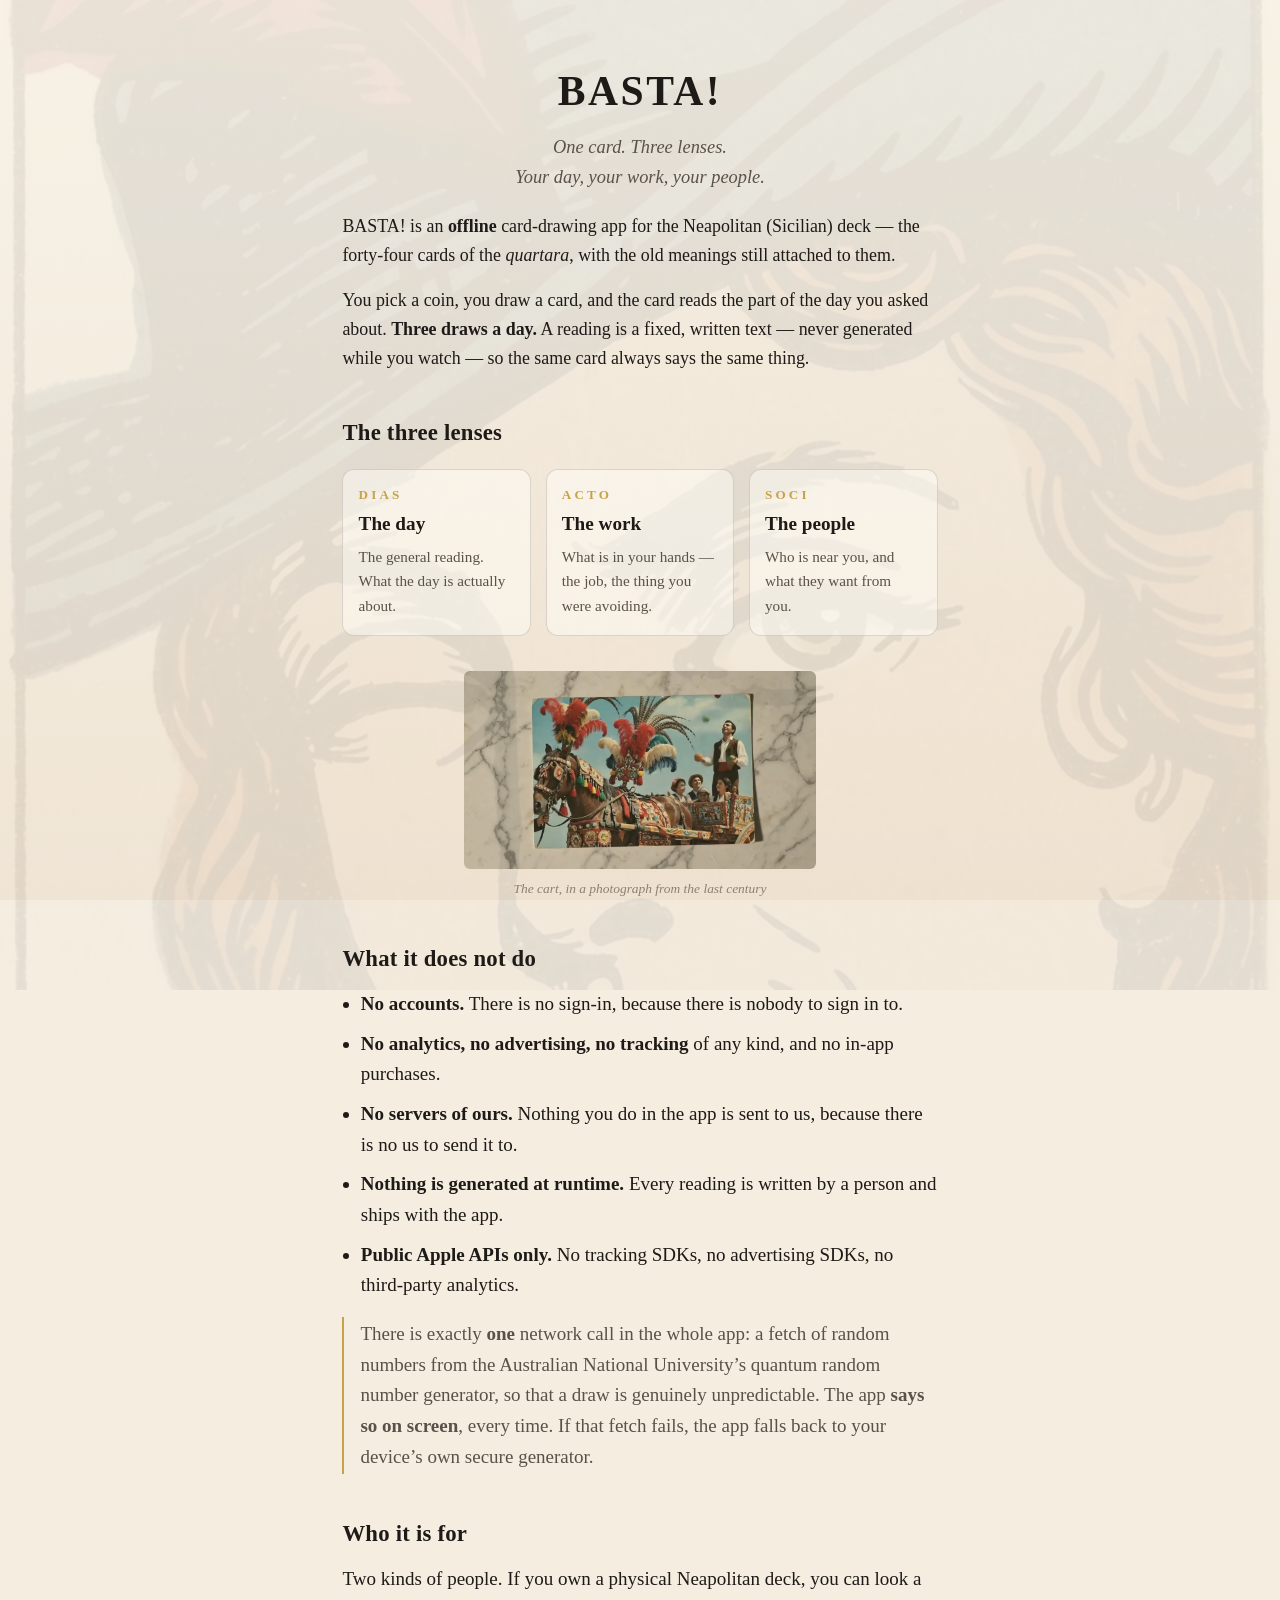
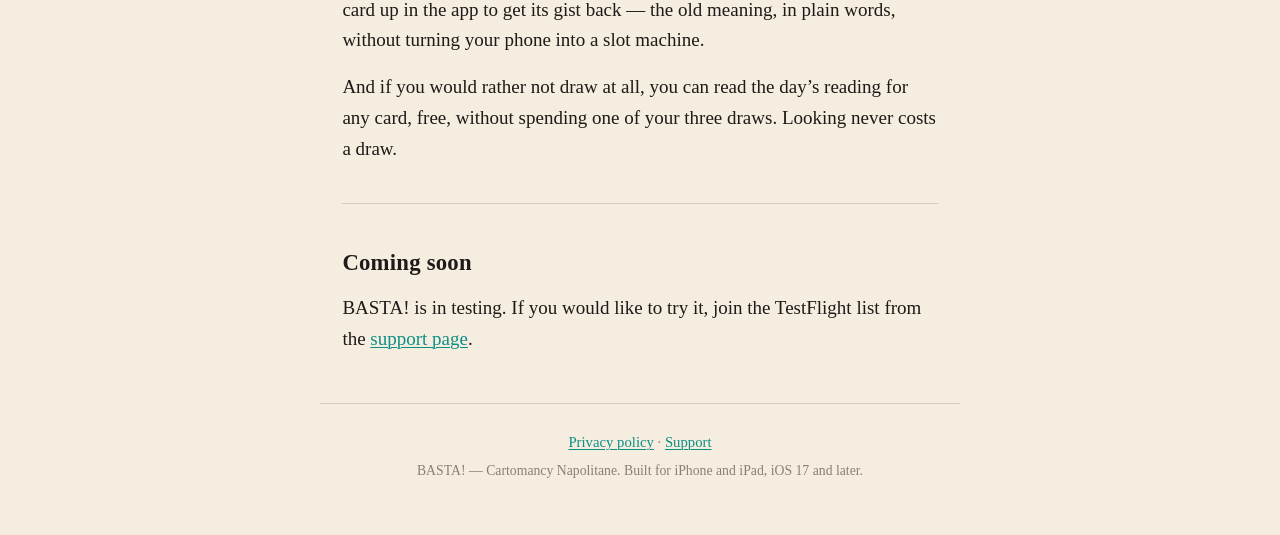
<file: index.html>
<!DOCTYPE html>
<html lang="en">
<head>
<meta charset="utf-8">
<meta name="viewport" content="width=device-width, initial-scale=1">
<title>BASTA! — one card, three lenses</title>
<meta name="description" content="BASTA! is an offline iOS cartomancy app for the Neapolitan (Sicilian) deck. 44 cards, three lenses, three draws a day. No accounts, no analytics, no advertising.">
<link rel="stylesheet" href="assets/style.css?v=20261021">
</head>
<body>

<header class="masthead">
  <p class="wordmark">BASTA!</p>
  <p class="tagline">One card. Three lenses.<br>Your day, your work, your people.</p>
</header>

<main>

  <section class="lede">
    <p>BASTA! is an <strong>offline</strong> card-drawing app for the Neapolitan
    (Sicilian) deck — the forty-four cards of the <em>quartara</em>, with the
    old meanings still attached to them.</p>
    <p>You pick a coin, you draw a card, and the card reads the part of the day
    you asked about. <strong>Three draws a day.</strong> A reading is a fixed,
    written text — never generated while you watch — so the same card always
    says the same thing.</p>
  </section>

  <section>
    <h2>The three lenses</h2>
    <div class="lenses">
      <div class="lens">
        <p class="coin">DIAS</p>
        <p class="lens-name">The day</p>
        <p>The general reading. What the day is actually about.</p>
      </div>
      <div class="lens">
        <p class="coin">ACTO</p>
        <p class="lens-name">The work</p>
        <p>What is in your hands — the job, the thing you were avoiding.</p>
      </div>
      <div class="lens">
        <p class="coin">SOCI</p>
        <p class="lens-name">The people</p>
        <p>Who is near you, and what they want from you.</p>
      </div>
    </div>
  </section>

  <!-- **An illustration break.**
       A hand-drawn scene between two paragraphs, the way a printer's block
       does. The convention, and what the pictures have to be, is in
       `assets/illustrations/README.md`. -->
  <figure class="illustration">
    <img src="assets/illustrations/sicilian-cart.jpg?v=20261021"
         alt="An old photograph of a decorated Sicilian horse and cart, with people around it.">
    <figcaption>The cart, in a photograph from the last century</figcaption>
  </figure>

  <section>
    <h2>What it does not do</h2>
    <ul class="promises">
      <li><strong>No accounts.</strong> There is no sign-in, because there is nobody to sign in to.</li>
      <li><strong>No analytics, no advertising, no tracking</strong> of any kind, and no in-app purchases.</li>
      <li><strong>No servers of ours.</strong> Nothing you do in the app is sent to us, because there is no us to send it to.</li>
      <li><strong>Nothing is generated at runtime.</strong> Every reading is written by a person and ships with the app.</li>
      <li><strong>Public Apple APIs only.</strong> No tracking SDKs, no advertising SDKs, no third-party analytics.</li>
    </ul>
    <p class="note">There is exactly <strong>one</strong> network call in the whole app: a fetch of
    random numbers from the Australian National University’s quantum random
    number generator, so that a draw is genuinely unpredictable. The app
    <strong>says so on screen</strong>, every time. If that fetch fails, the app
    falls back to your device’s own secure generator.</p>
  </section>

  <section>
    <h2>Who it is for</h2>
    <p>Two kinds of people. If you own a physical Neapolitan deck, you can look
    a card up in the app to get its gist back — the old meaning, in plain
    words, without turning your phone into a slot machine.</p>
    <p>And if you would rather not draw at all, you can read the day’s
    reading for any card, free, without spending one of your three draws.
    Looking never costs a draw.</p>
  </section>

  <section class="status">
    <h2>Coming soon</h2>
    <p>BASTA! is in testing. If you would like to try it, join the TestFlight
    list from the <a href="support.html">support page</a>.</p>
  </section>

</main>

<footer>
  <p><a href="privacy.html">Privacy policy</a> &middot; <a href="support.html">Support</a></p>
  <p class="fine">BASTA! — Cartomancy Napolitane. Built for iPhone and iPad, iOS 17 and later.</p>
</footer>

</body>
</html>
</file>
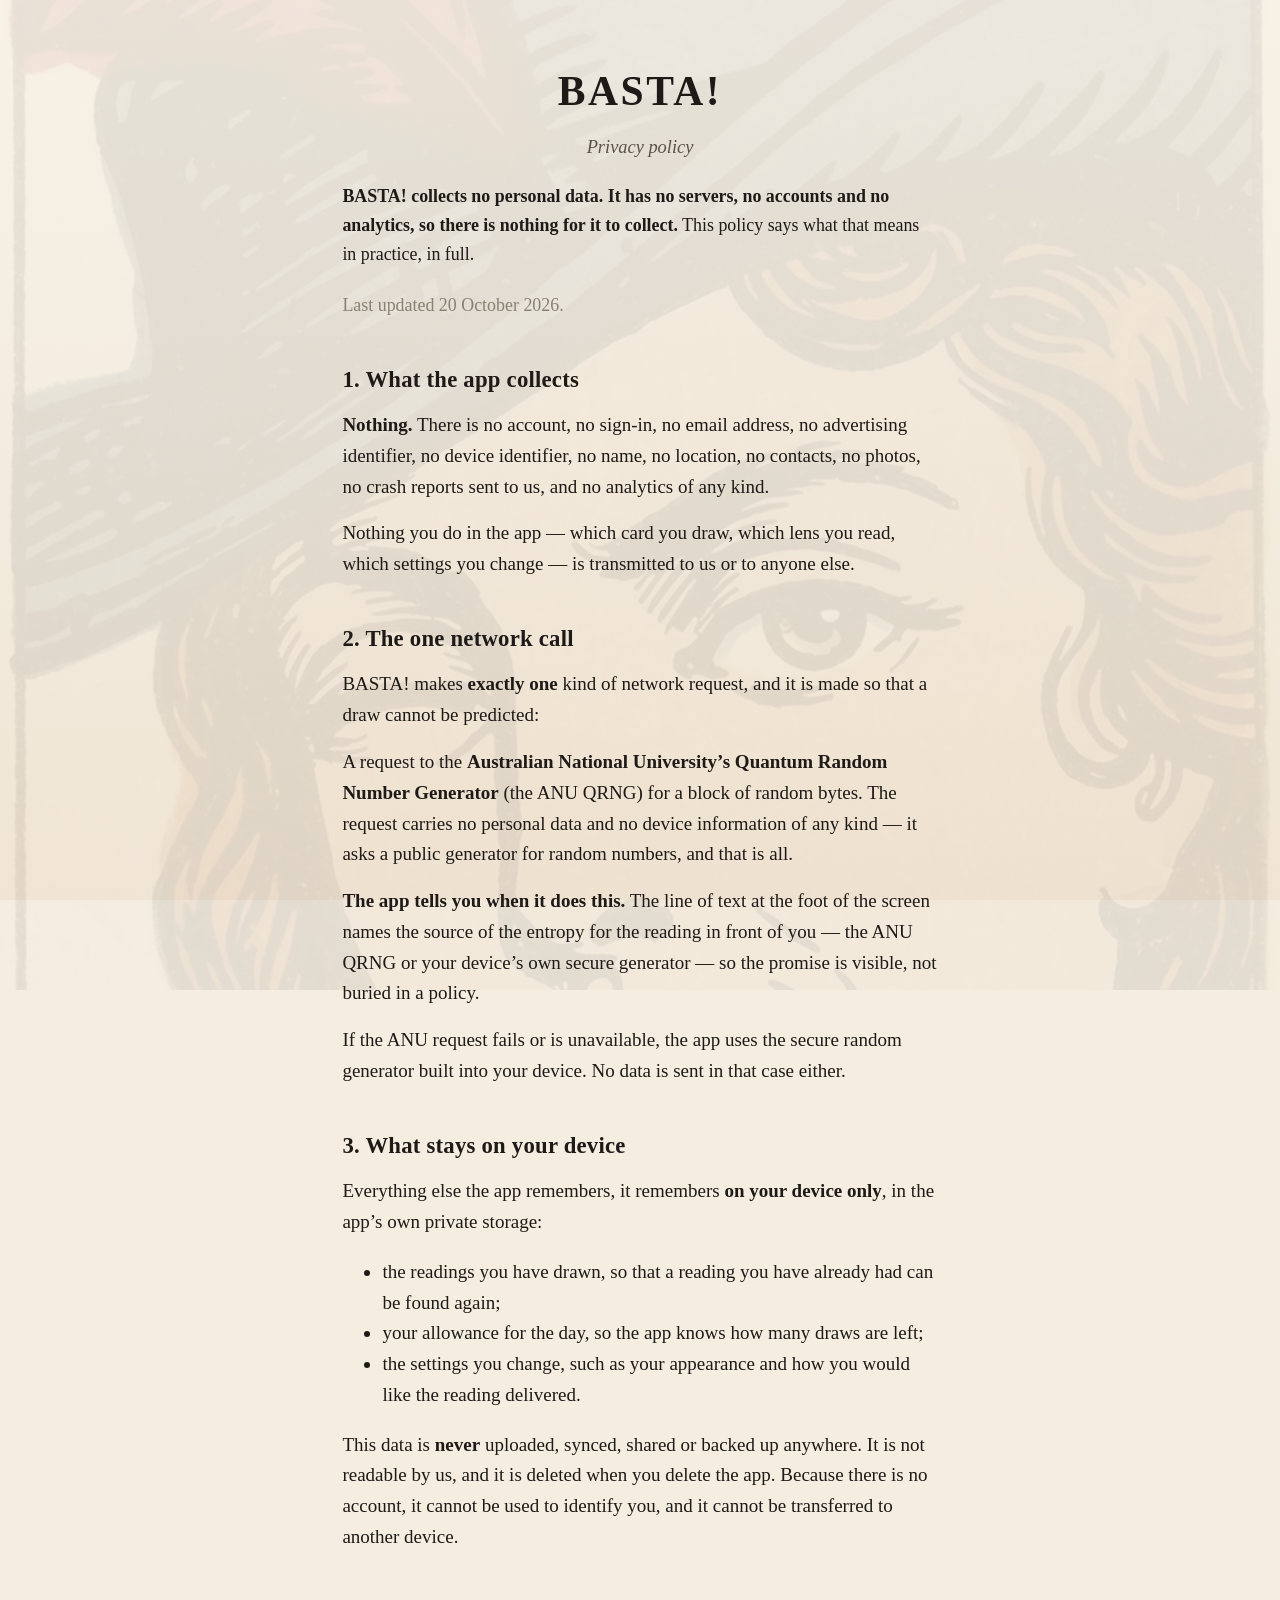
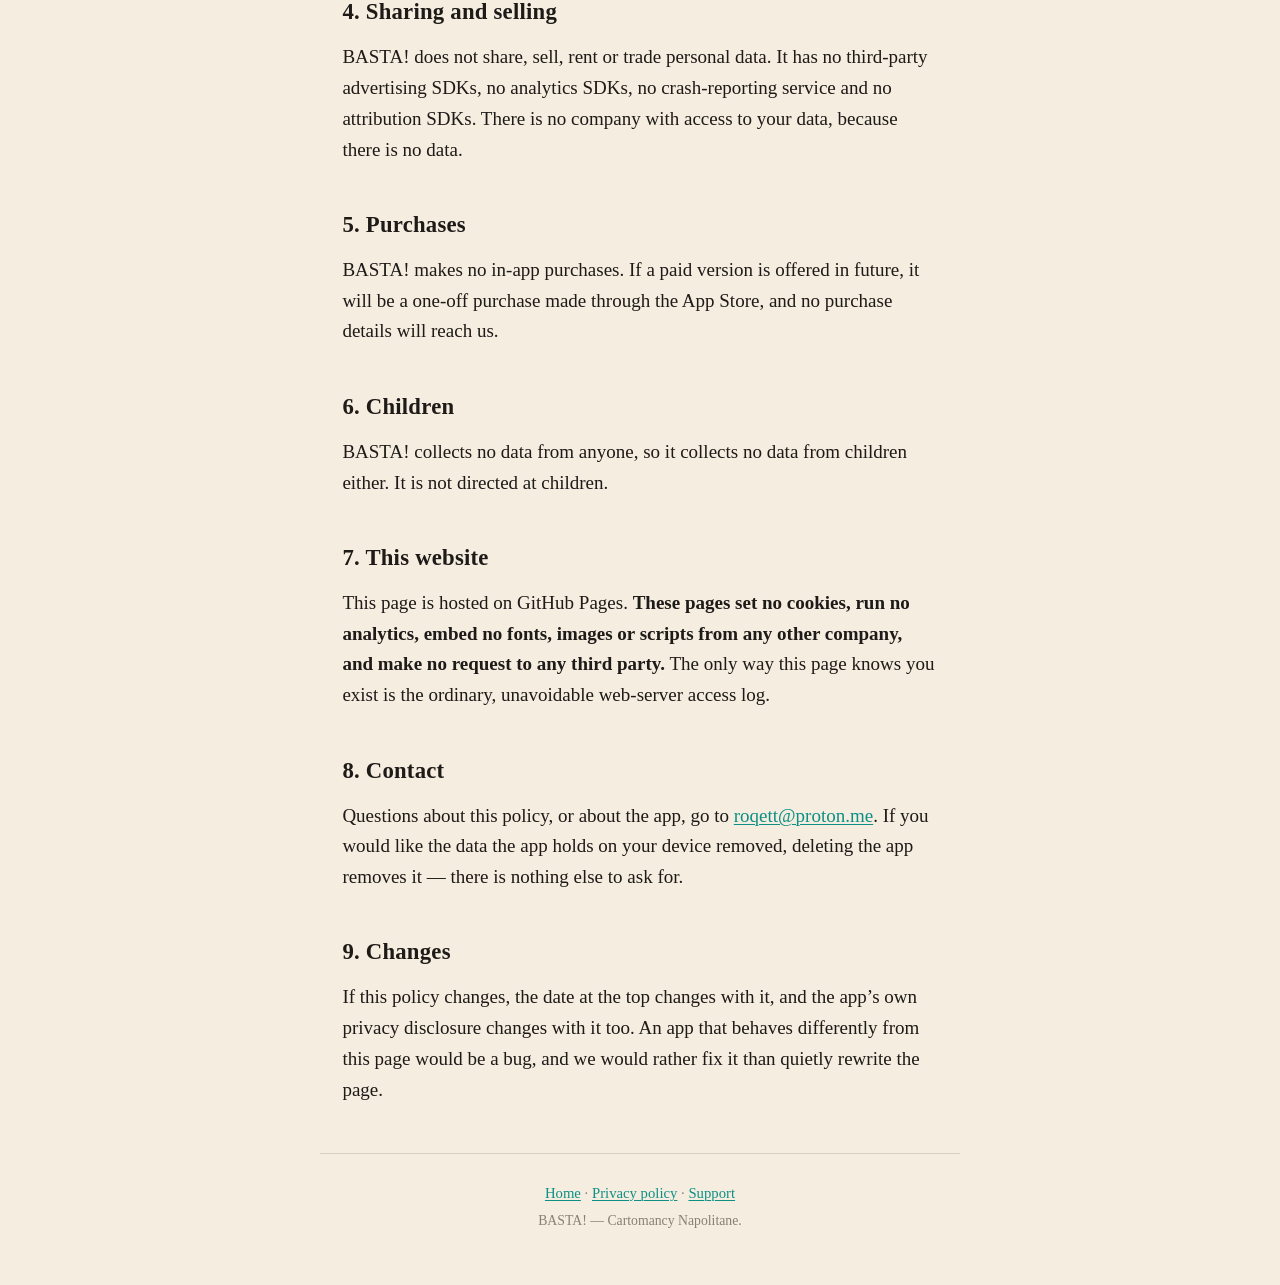
<file: privacy.html>
<!DOCTYPE html>
<html lang="en">
<head>
<meta charset="utf-8">
<meta name="viewport" content="width=device-width, initial-scale=1">
<title>Privacy policy — BASTA!</title>
<meta name="description" content="The BASTA! privacy policy. BASTA! collects nothing: no accounts, no analytics, no advertising, no tracking. One network call, to a quantum random number generator, disclosed on screen.">
<link rel="stylesheet" href="assets/style.css?v=20261021">
</head>
<body>

<header class="masthead">
  <p class="wordmark">BASTA!</p>
  <p class="tagline">Privacy policy</p>
</header>

<main>

  <section class="lede">
    <p><strong>BASTA! collects no personal data. It has no servers, no
    accounts and no analytics, so there is nothing for it to collect.</strong>
    This policy says what that means in practice, in full.</p>
    <p class="fine">Last updated 20 October 2026.</p>
  </section>

  <section>
    <h2>1. What the app collects</h2>
    <p><strong>Nothing.</strong> There is no account, no sign-in, no email
    address, no advertising identifier, no device identifier, no name, no
    location, no contacts, no photos, no crash reports sent to us, and no
    analytics of any kind.</p>
    <p>Nothing you do in the app — which card you draw, which lens you read,
    which settings you change — is transmitted to us or to anyone else.</p>
  </section>

  <section>
    <h2>2. The one network call</h2>
    <p>BASTA! makes <strong>exactly one</strong> kind of network request, and
    it is made so that a draw cannot be predicted:</p>
    <p>A request to the <strong>Australian National University’s Quantum Random
    Number Generator</strong> (the ANU QRNG) for a block of random bytes. The
    request carries no personal data and no device information of any kind —
    it asks a public generator for random numbers, and that is all.</p>
    <p><strong>The app tells you when it does this.</strong> The line of text
    at the foot of the screen names the source of the entropy for the reading
    in front of you — the ANU QRNG or your device’s own secure generator — so
    the promise is visible, not buried in a policy.</p>
    <p>If the ANU request fails or is unavailable, the app uses the secure
    random generator built into your device. No data is sent in that case
    either.</p>
  </section>

  <section>
    <h2>3. What stays on your device</h2>
    <p>Everything else the app remembers, it remembers <strong>on your device
    only</strong>, in the app’s own private storage:</p>
    <ul>
      <li>the readings you have drawn, so that a reading you have already had
        can be found again;</li>
      <li>your allowance for the day, so the app knows how many draws are
        left;</li>
      <li>the settings you change, such as your appearance and how you would
        like the reading delivered.</li>
    </ul>
    <p>This data is <strong>never</strong> uploaded, synced, shared or
    backed up anywhere. It is not readable by us, and it is deleted when you
    delete the app. Because there is no account, it cannot be used to identify
    you, and it cannot be transferred to another device.</p>
  </section>

  <section>
    <h2>4. Sharing and selling</h2>
    <p>BASTA! does not share, sell, rent or trade personal data. It has no
    third-party advertising SDKs, no analytics SDKs, no crash-reporting
    service and no attribution SDKs. There is no company with access to your
    data, because there is no data.</p>
  </section>

  <section>
    <h2>5. Purchases</h2>
    <p>BASTA! makes no in-app purchases. If a paid version is offered in
    future, it will be a one-off purchase made through the App Store, and no
    purchase details will reach us.</p>
  </section>

  <section>
    <h2>6. Children</h2>
    <p>BASTA! collects no data from anyone, so it collects no data from
    children either. It is not directed at children.</p>
  </section>

  <section>
    <h2>7. This website</h2>
    <p>This page is hosted on GitHub Pages. <strong>These pages set no
    cookies, run no analytics, embed no fonts, images or scripts from any
    other company, and make no request to any third party.</strong> The only
    way this page knows you exist is the ordinary, unavoidable web-server
    access log.</p>
  </section>

  <section>
    <h2>8. Contact</h2>
    <p>Questions about this policy, or about the app, go to
    <a href="mailto:roqett@proton.me">roqett@proton.me</a>. If you would like
    the data the app holds on your device removed, deleting the app removes
    it — there is nothing else to ask for.</p>
  </section>

  <section>
    <h2>9. Changes</h2>
    <p>If this policy changes, the date at the top changes with it, and the
    app’s own privacy disclosure changes with it too. An app that behaves
    differently from this page would be a bug, and we would rather fix it than
    quietly rewrite the page.</p>
  </section>

</main>

<footer>
  <p><a href="index.html">Home</a> &middot; <a href="privacy.html">Privacy policy</a> &middot; <a href="support.html">Support</a></p>
  <p class="fine">BASTA! — Cartomancy Napolitane.</p>
</footer>

</body>
</html>
</file>
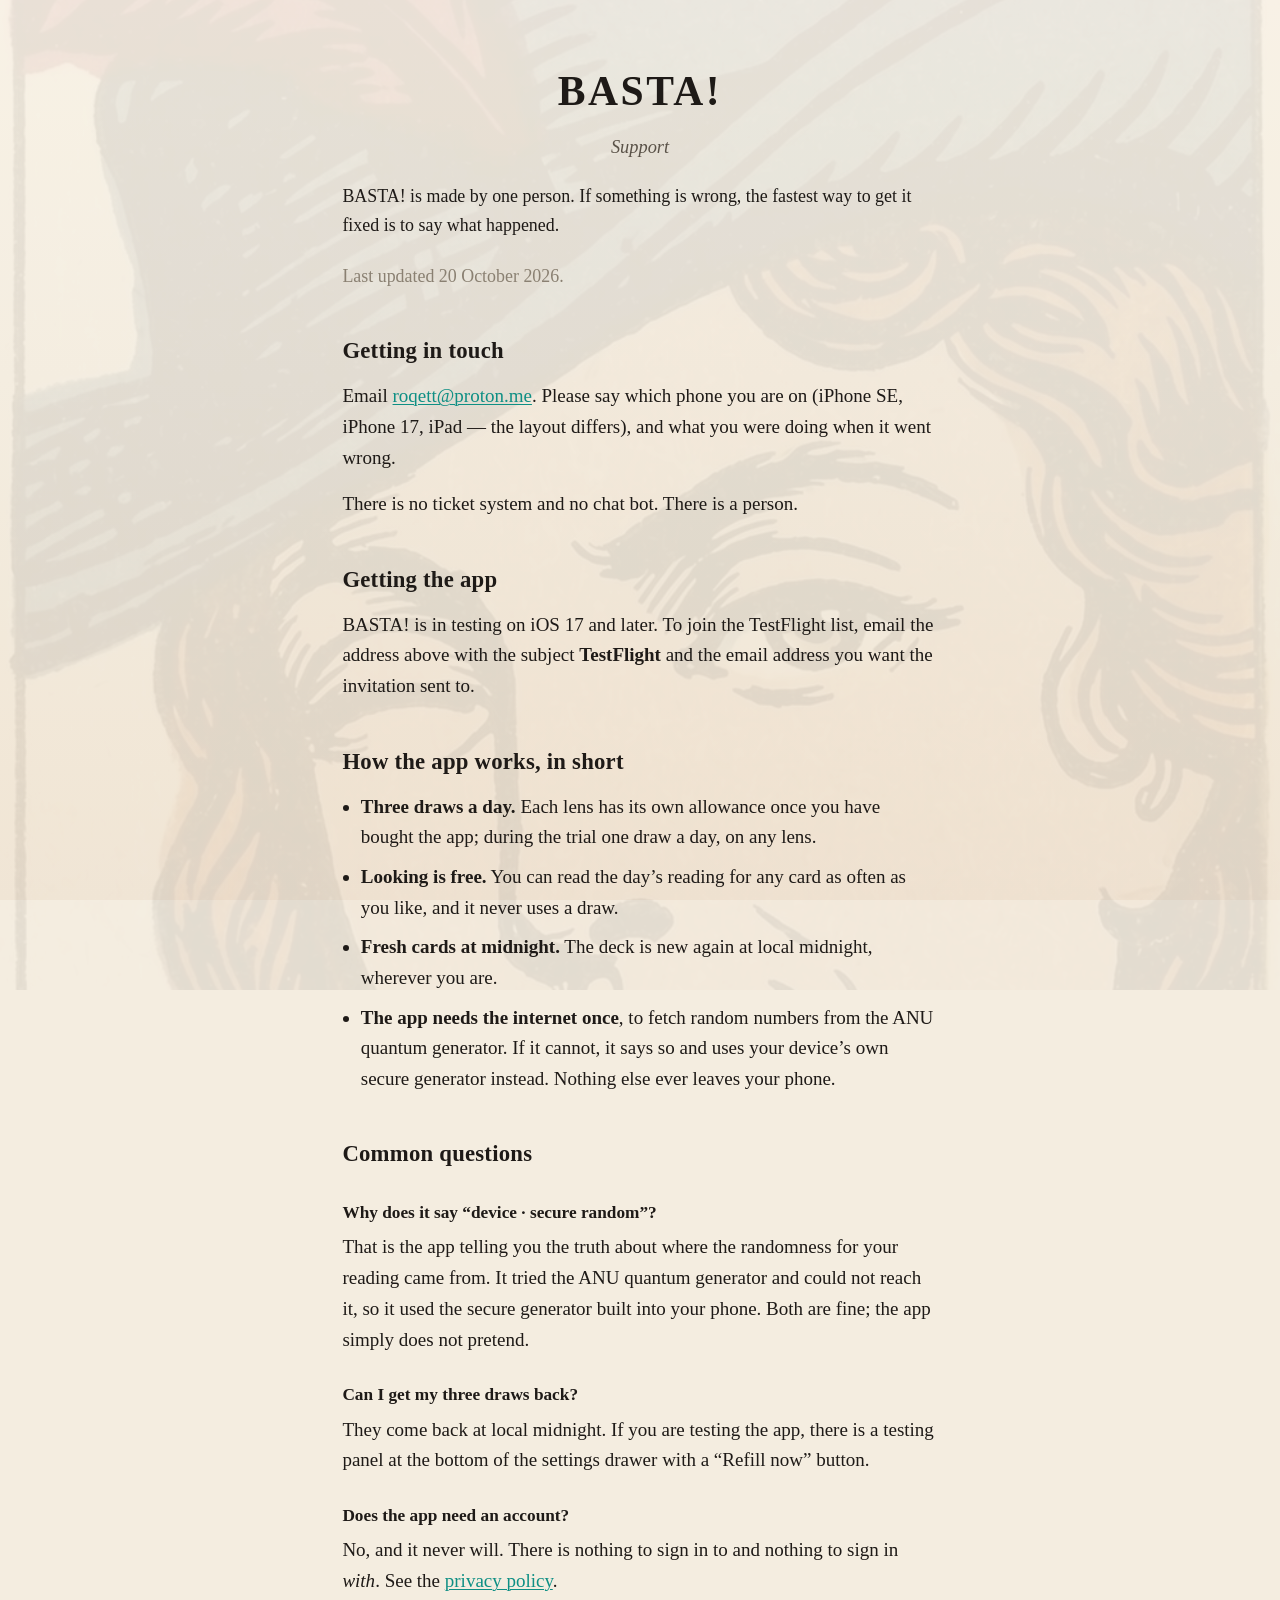
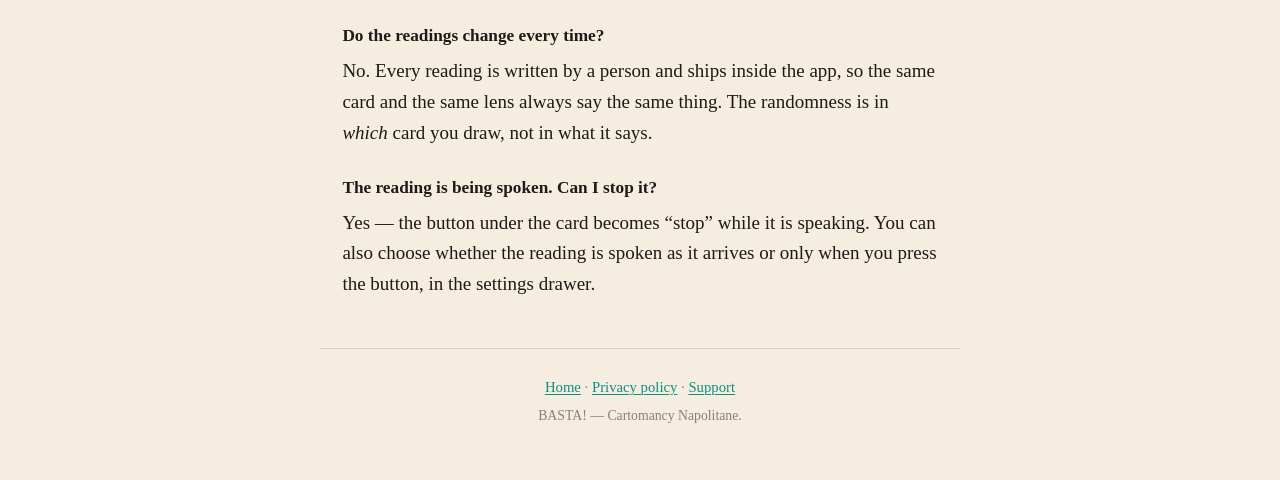
<file: support.html>
<!DOCTYPE html>
<html lang="en">
<head>
<meta charset="utf-8">
<meta name="viewport" content="width=device-width, initial-scale=1">
<title>Support — BASTA!</title>
<meta name="description" content="Support for BASTA!: how to get help, how the draws work, and how to reach the maker.">
<link rel="stylesheet" href="assets/style.css?v=20261021">
</head>
<body>

<header class="masthead">
  <p class="wordmark">BASTA!</p>
  <p class="tagline">Support</p>
</header>

<main>

  <section class="lede">
    <p>BASTA! is made by one person. If something is wrong, the fastest way to
    get it fixed is to say what happened.</p>
    <p class="fine">Last updated 20 October 2026.</p>
  </section>

  <section>
    <h2>Getting in touch</h2>
    <p>Email <a href="mailto:roqett@proton.me">roqett@proton.me</a>. Please say
    which phone you are on (iPhone SE, iPhone 17, iPad — the layout differs), and
    what you were doing when it went wrong.</p>
    <p>There is no ticket system and no chat bot. There is a person.</p>
  </section>

  <section>
    <h2>Getting the app</h2>
    <p>BASTA! is in testing on iOS 17 and later. To join the TestFlight list,
    email the address above with the subject <strong>TestFlight</strong> and
    the email address you want the invitation sent to.</p>
  </section>

  <section>
    <h2>How the app works, in short</h2>
    <ul class="promises">
      <li><strong>Three draws a day.</strong> Each lens has its own allowance
        once you have bought the app; during the trial one draw a day, on any
        lens.</li>
      <li><strong>Looking is free.</strong> You can read the day’s reading for
        any card as often as you like, and it never uses a draw.</li>
      <li><strong>Fresh cards at midnight.</strong> The deck is new again at
        local midnight, wherever you are.</li>
      <li><strong>The app needs the internet once</strong>, to fetch random
        numbers from the ANU quantum generator. If it cannot, it says so and
        uses your device’s own secure generator instead. Nothing else ever
        leaves your phone.</li>
    </ul>
  </section>

  <section>
    <h2>Common questions</h2>

    <h3>Why does it say “device · secure random”?</h3>
    <p>That is the app telling you the truth about where the randomness for
    your reading came from. It tried the ANU quantum generator and could not
    reach it, so it used the secure generator built into your phone. Both are
    fine; the app simply does not pretend.</p>

    <h3>Can I get my three draws back?</h3>
    <p>They come back at local midnight. If you are testing the app, there is a
    testing panel at the bottom of the settings drawer with a “Refill now”
    button.</p>

    <h3>Does the app need an account?</h3>
    <p>No, and it never will. There is nothing to sign in to and nothing to
    sign in <em>with</em>. See the <a href="privacy.html">privacy policy</a>.</p>

    <h3>Do the readings change every time?</h3>
    <p>No. Every reading is written by a person and ships inside the app, so
    the same card and the same lens always say the same thing. The randomness
    is in <em>which</em> card you draw, not in what it says.</p>

    <h3>The reading is being spoken. Can I stop it?</h3>
    <p>Yes — the button under the card becomes “stop” while it is speaking.
    You can also choose whether the reading is spoken as it arrives or only
    when you press the button, in the settings drawer.</p>
  </section>

</main>

<footer>
  <p><a href="index.html">Home</a> &middot; <a href="privacy.html">Privacy policy</a> &middot; <a href="support.html">Support</a></p>
  <p class="fine">BASTA! — Cartomancy Napolitane.</p>
</footer>

</body>
</html>
</file>
<file: assets/style.css>
/* BASTA! — the public pages.
 *
 * No web fonts, no scripts, no CDN, no cookies, no trackers: every byte here
 * comes from this folder. A privacy policy that loads somebody else's
 * tracker would be its own joke.
 *
 * The palette is the app's own: paper, ink, aqua, gold.
 */

:root {
  --paper: #F4EDE0;
  --paper-deep: #E7DCC9;
  --ink: #1E1A17;
  --ink-soft: #5A5248;
  --ink-faint: #8A8072;
  --aqua: #0E8F84;
  --gold: #C8A24A;
  --rule: rgba(30, 26, 23, 0.14);
}

* { box-sizing: border-box; }

/* **The hero, blown up, behind everything.**
 *
 * The founder's own card — the Dame di Bastoni — as a watermark so faint
 * you only notice it when you are not looking for it. It is the app's own
 * picture, so it belongs on the app's own pages, and it is fixed so it does
 * not scroll away with the text.
 *
 * It is drawn with `background-attachment: fixed` on the body rather than as
 * an element, so it costs no extra request and cannot be selected.
 */
body::before {
  content: "";
  position: fixed;
  inset: -10%;
  background-image: url("hero.jpg");
  background-size: cover;
  background-position: center 22%;
  background-repeat: no-repeat;
  opacity: 0.07;
  filter: saturate(0.85);
  z-index: -1;
  pointer-events: none;
}

@media (max-width: 640px) {
  body::before {
    background-position: center 12%;
    opacity: 0.09;
  }
}

/* **The illustration break.**
 *
 * A hand-drawn scene, dropped between two paragraphs, the way a printer's
 * block does. The founder is making these with a graphics harness; the
 * convention is in `assets/illustrations/README.md`.
 */
figure.illustration {
  margin: 2.2rem auto;
  max-width: 22rem;
  text-align: center;
}

figure.illustration img {
  display: block;
  width: 100%;
  height: auto;
  border-radius: 6px;
  opacity: 0.92;
  mix-blend-mode: multiply;
}

figure.illustration figcaption {
  margin-top: 0.55rem;
  font-size: 0.84rem;
  font-style: italic;
  color: var(--ink-faint);
}

/* A plain rule, for a break that is not a picture. */
.break-rule {
  width: 4rem;
  margin: 2rem auto;
  border: 0;
  border-top: 1px solid var(--gold);
  opacity: 0.7;
}

html { -webkit-text-size-adjust: 100%; }

body {
  margin: 0;
  background: var(--paper);
  color: var(--ink);
  /* The system serif is New York on iOS and a fine serif elsewhere; the app's
   * own face, without shipping a font file. */
  font-family: "New York", "Iowan Old Style", "Palatino Linotype", Palatino, Georgia, serif;
  font-size: 19px;
  line-height: 1.62;
  /* The paper's own edge, a little darker at the foot. */
  background-image: linear-gradient(180deg, #F8F2E7 0%, var(--paper) 42%, #EFE5D4 100%);
  background-attachment: fixed;
}

main, .masthead, footer {
  max-width: 40rem;
  margin: 0 auto;
  padding: 0 1.4rem;
}

.masthead {
  padding-top: 3.6rem;
  padding-bottom: 1.2rem;
  text-align: center;
}

.wordmark {
  margin: 0;
  font-size: 2.6rem;
  font-weight: 700;
  letter-spacing: 0.06em;
}

.tagline {
  margin: 0.5rem 0 0;
  color: var(--ink-soft);
  font-size: 1.15rem;
  font-style: italic;
}

h2 {
  margin: 2.6rem 0 0.7rem;
  font-size: 1.42rem;
  font-weight: 600;
  letter-spacing: 0.01em;
}

h3 {
  margin: 1.6rem 0 0.35rem;
  font-size: 1.08rem;
  font-weight: 600;
  color: var(--ink);
}

p { margin: 0 0 1rem; }

a {
  color: var(--aqua);
  text-decoration-thickness: 1px;
  text-underline-offset: 2px;
}

a:hover { color: var(--ink); }

.lede p { font-size: 1.12rem; }

.note {
  border-left: 2px solid var(--gold);
  padding: 0.1rem 0 0.1rem 1rem;
  color: var(--ink-soft);
}

.fine {
  color: var(--ink-faint);
  font-size: 0.86rem;
}

.lede .fine { margin-top: 1.4rem; }

ul.promises {
  margin: 0 0 1rem;
  padding-left: 1.15rem;
}

ul.promises li { margin-bottom: 0.55rem; }

.lenses {
  display: grid;
  grid-template-columns: repeat(auto-fit, minmax(10.5rem, 1fr));
  gap: 0.9rem;
  margin: 1.1rem 0 0.4rem;
}

.lens {
  border: 1px solid var(--rule);
  border-radius: 12px;
  padding: 0.9rem 0.95rem 1rem;
  background: rgba(255, 253, 247, 0.5);
}

.lens .coin {
  margin: 0;
  font-size: 0.82rem;
  letter-spacing: 0.24em;
  color: var(--gold);
  font-weight: 600;
}

.lens .lens-name {
  margin: 0.15rem 0 0.35rem;
  font-size: 1.2rem;
  font-weight: 600;
}

.lens p:last-child {
  margin: 0;
  font-size: 0.95rem;
  color: var(--ink-soft);
}

.status {
  border-top: 1px solid var(--rule);
  margin-top: 2.4rem;
}

footer {
  margin-top: 3rem;
  padding-top: 1.4rem;
  padding-bottom: 3rem;
  border-top: 1px solid var(--rule);
  text-align: center;
  color: var(--ink-faint);
  font-size: 0.92rem;
}

footer p { margin: 0.3rem 0; }

@media (prefers-color-scheme: dark) {
  :root {
    --paper: #17130F;
    --paper-deep: #241D17;
    --ink: #F1E8DA;
    --ink-soft: #C3B7A6;
    --ink-faint: #97897A;
    --aqua: #4FD6C4;
    --gold: #E0BC6A;
    --rule: rgba(241, 232, 218, 0.16);
  }
  body {
    background-image: linear-gradient(180deg, #1D1813 0%, var(--paper) 42%, #120E0B 100%);
  }
  .lens { background: rgba(255, 250, 240, 0.04); }
}
</file>
